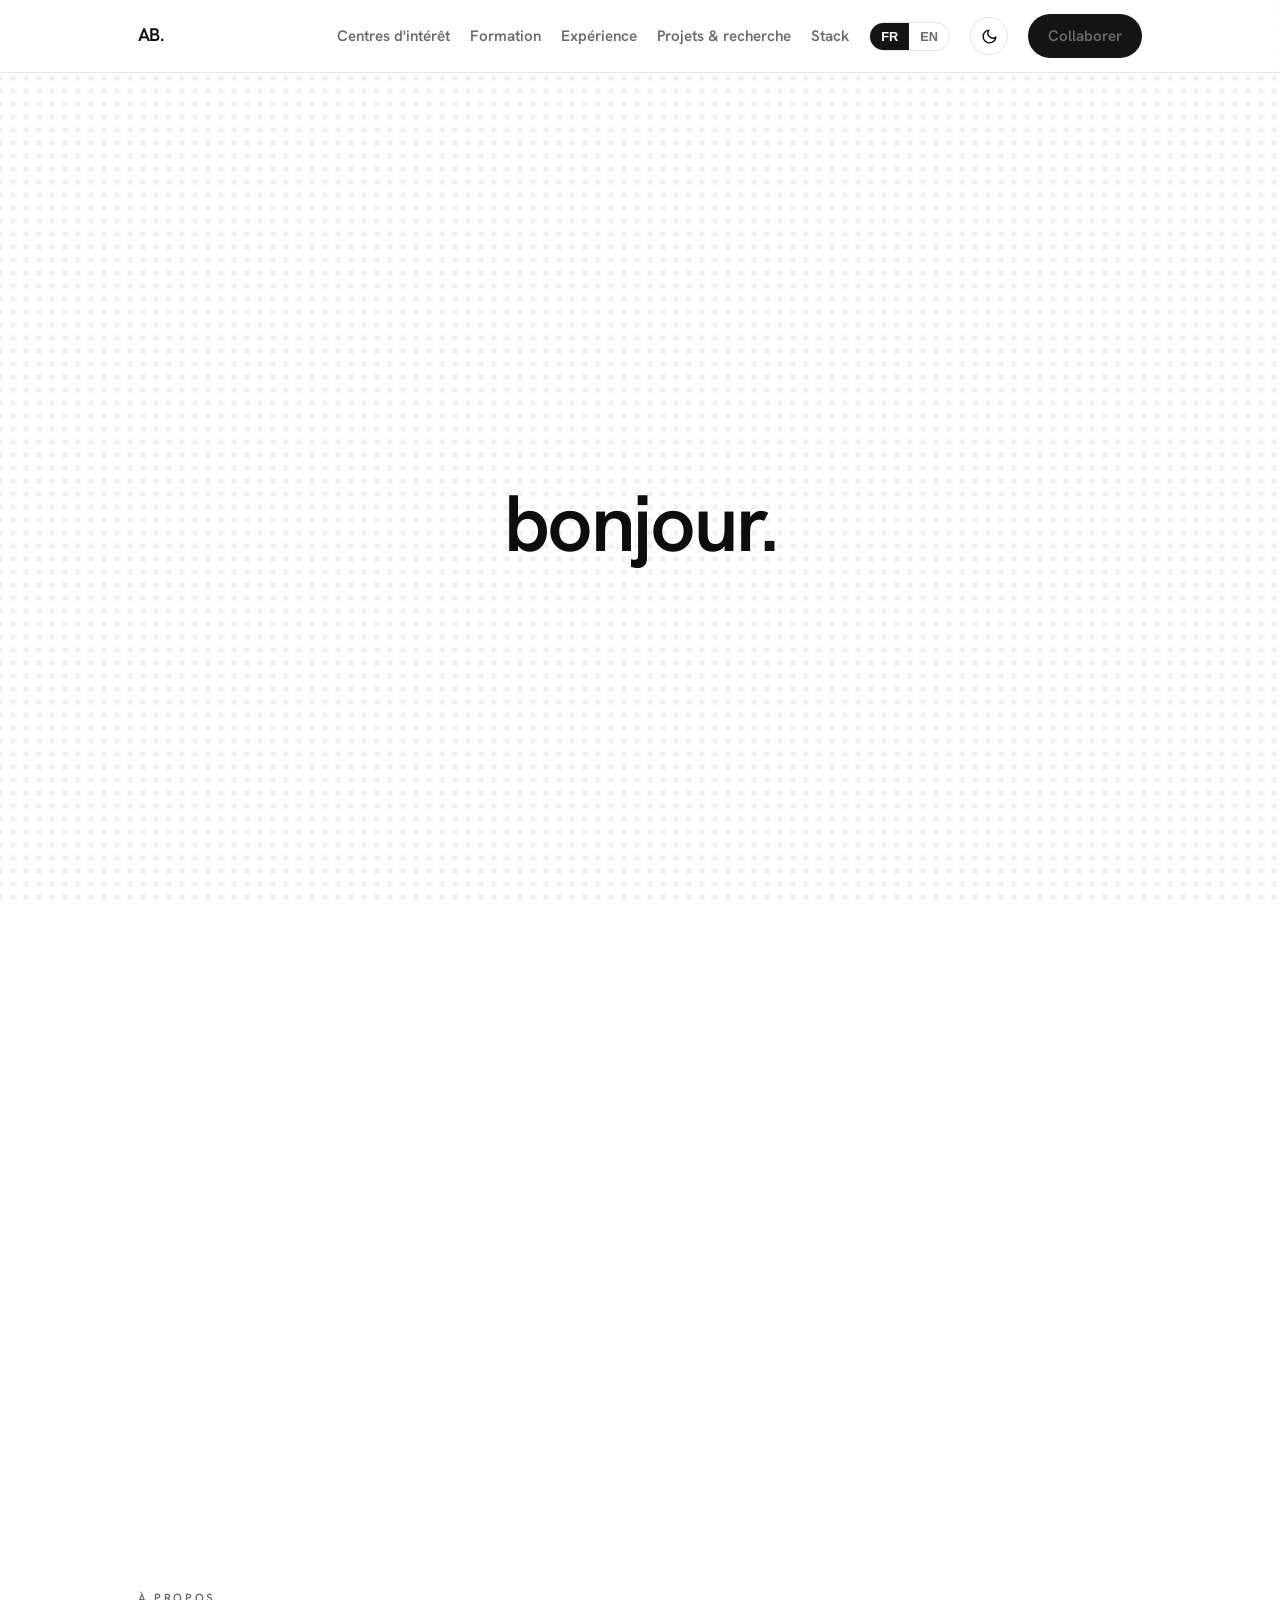
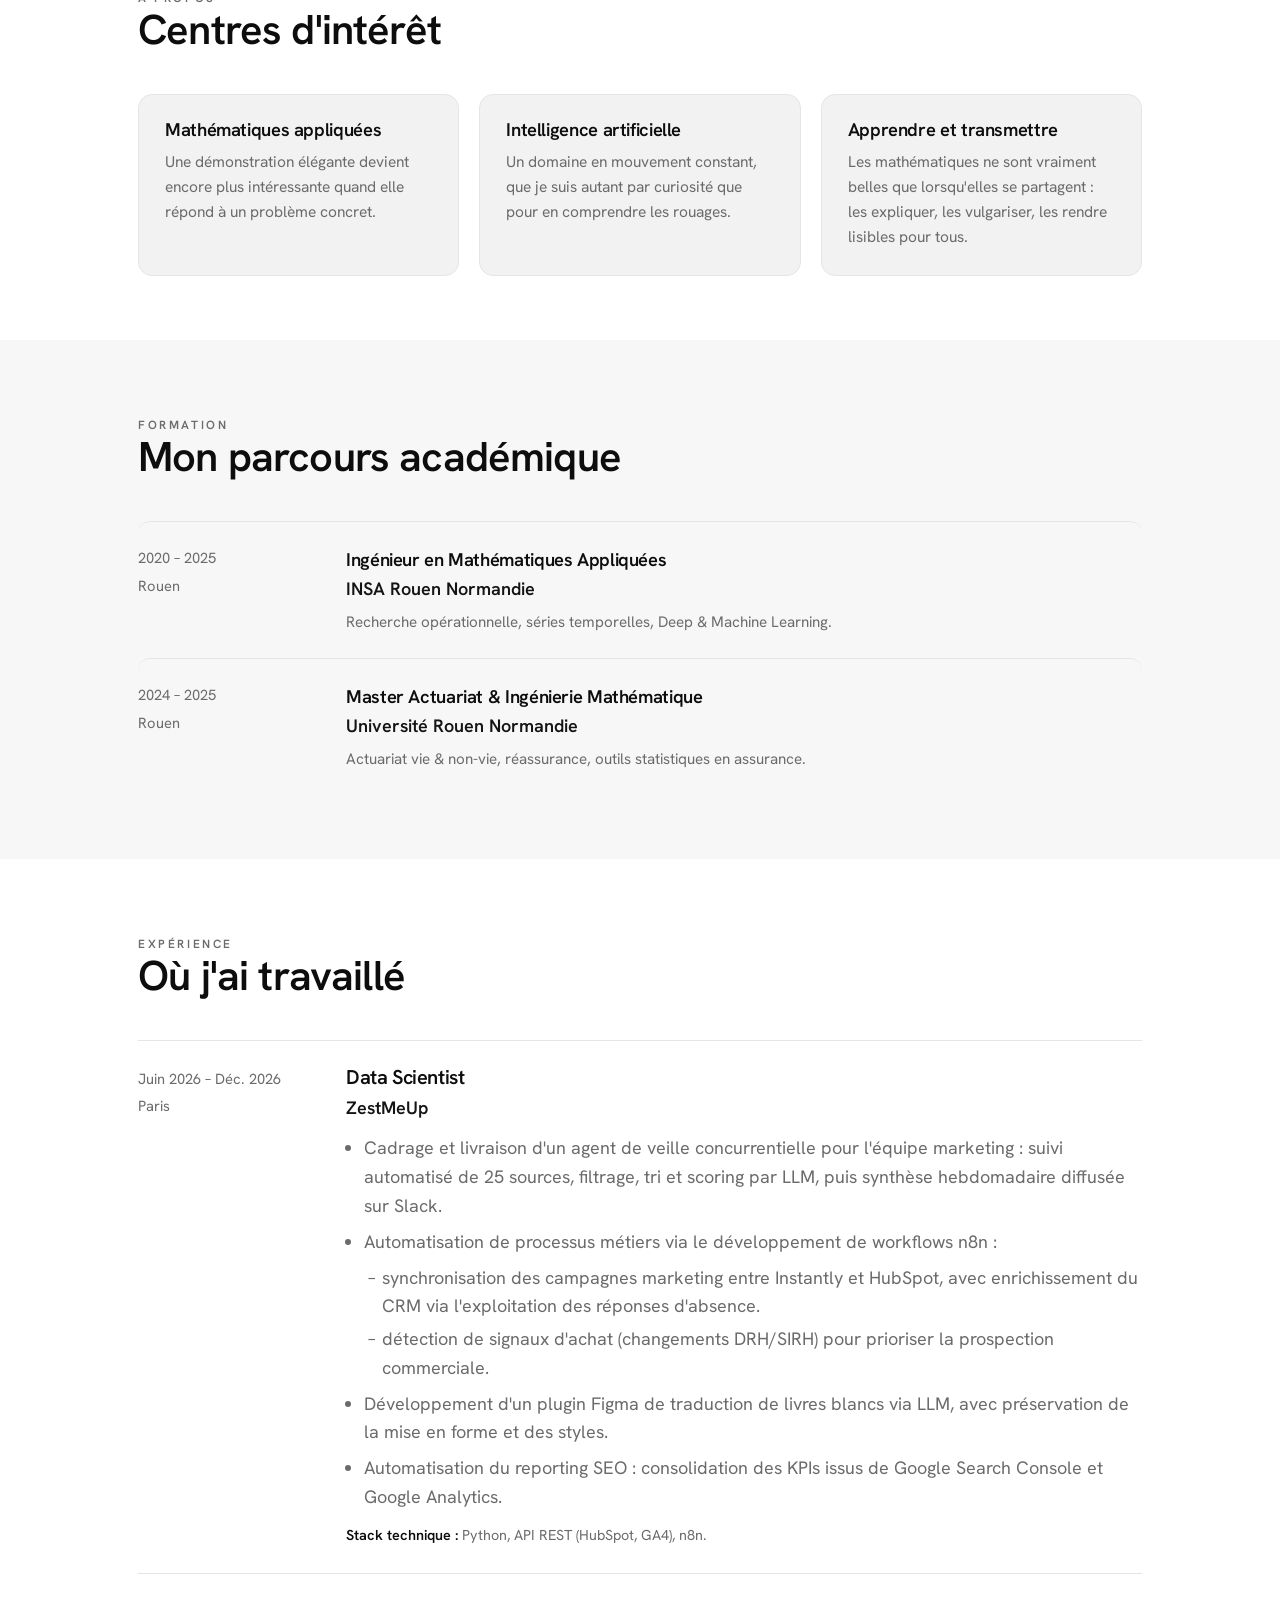
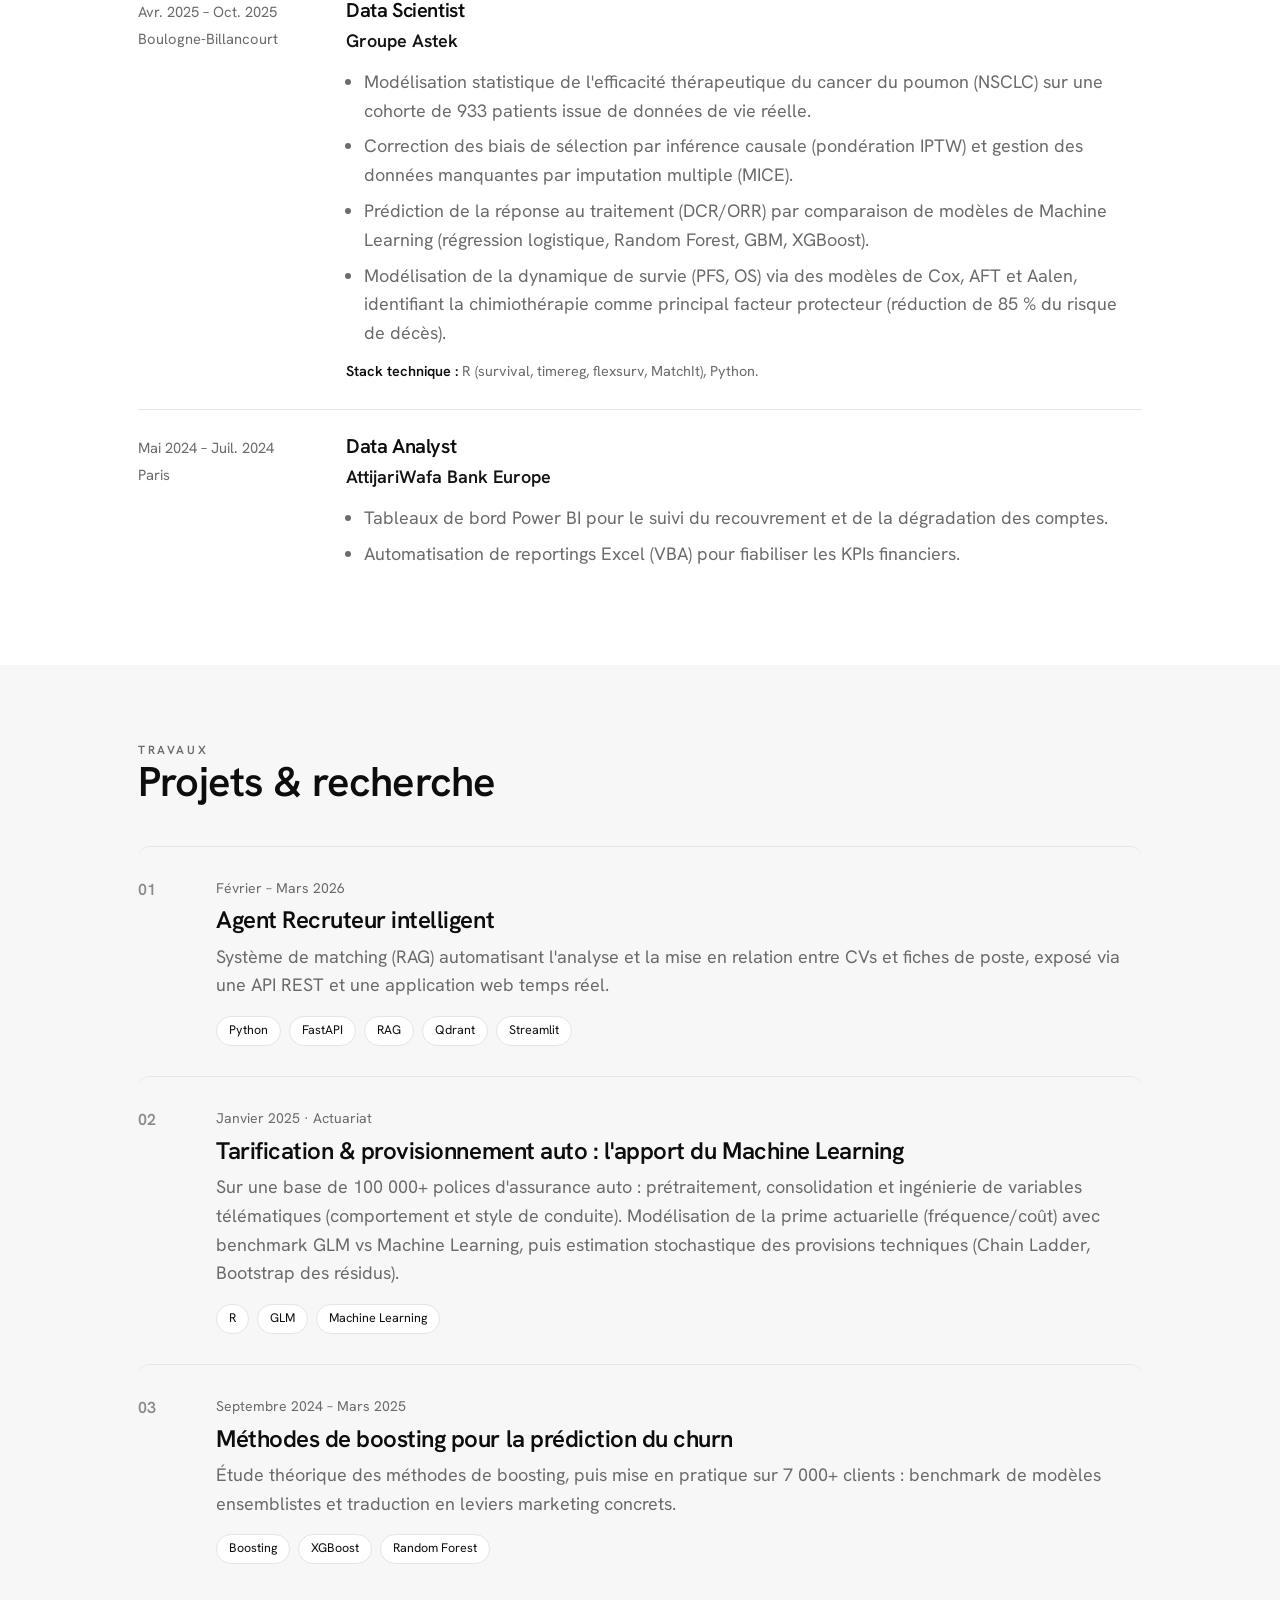
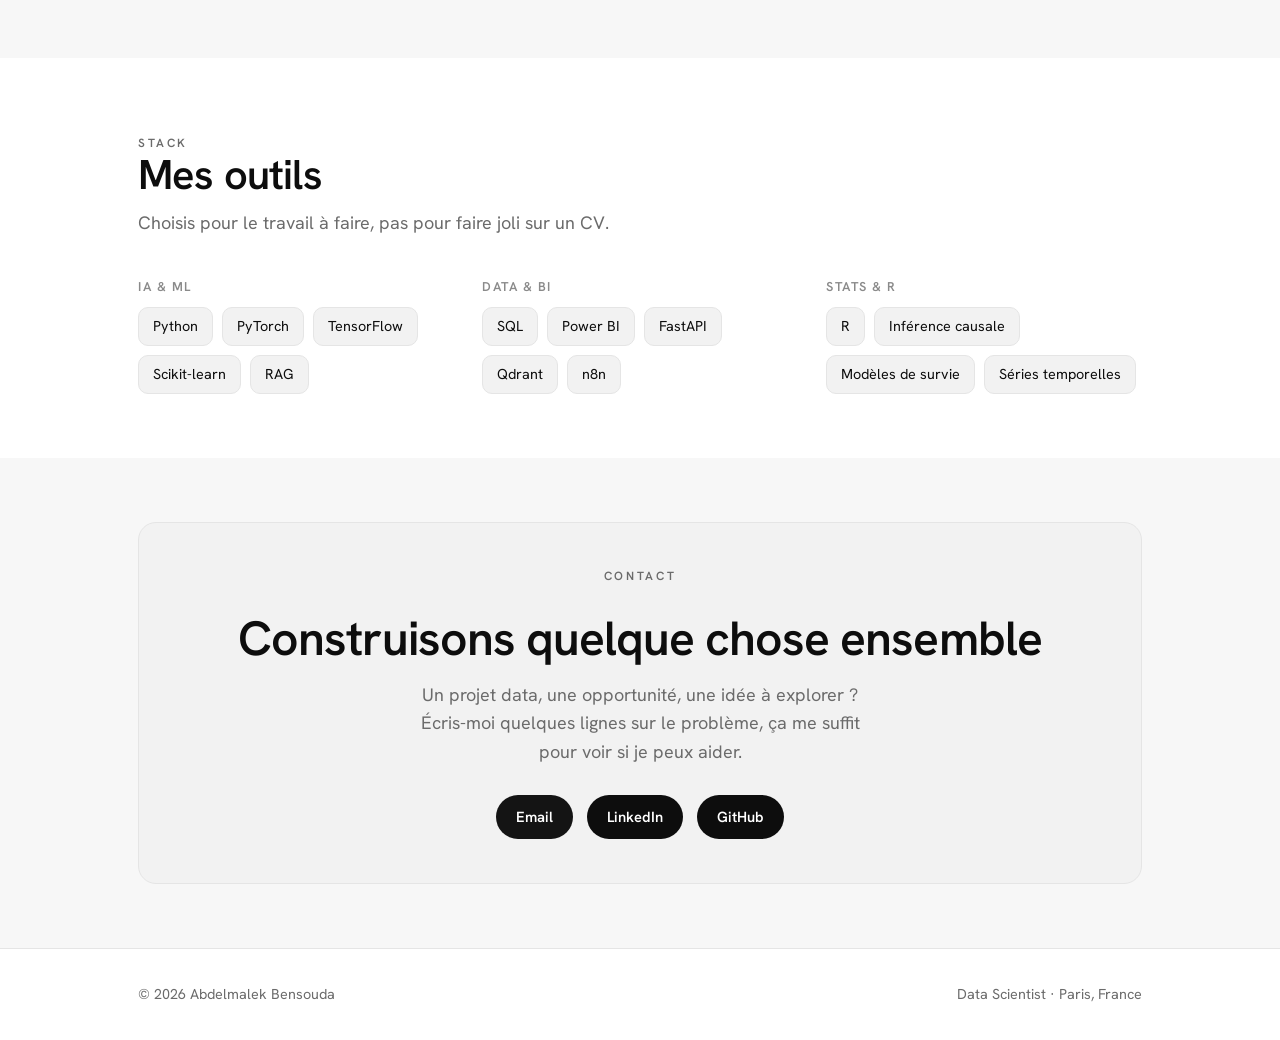
<file: index.html>
<!doctype html>
<html lang="fr" data-theme="light">
<head>
  <meta charset="utf-8">
  <meta name="viewport" content="width=device-width, initial-scale=1">
  <title>Abdelmalek Bensouda</title>
  <meta name="description" content="Ingénieur, curieux de tout ce que les mathématiques permettent de faire.">
  <link rel="canonical" href="https://abdelmalek1937.github.io/">
  <!-- Aperçu lors du partage du lien (Open Graph) -->
  <meta property="og:type" content="website">
  <meta property="og:url" content="https://abdelmalek1937.github.io/">
  <meta property="og:site_name" content="Abdelmalek Bensouda">
  <meta property="og:title" content="Abdelmalek Bensouda">
  <meta property="og:description" content="Ingénieur, curieux de tout ce que les mathématiques permettent de faire.">
  <meta property="og:locale" content="fr_FR">
  <meta name="twitter:card" content="summary">
  <meta name="twitter:title" content="Abdelmalek Bensouda">
  <meta name="twitter:description" content="Ingénieur, curieux de tout ce que les mathématiques permettent de faire.">
  <link rel="icon" type="image/svg+xml" href="data:image/svg+xml,<svg xmlns='http://www.w3.org/2000/svg' viewBox='0 0 64 64'><rect width='64' height='64' rx='12' fill='%230B0B0B'/><text x='32' y='38' font-family='Helvetica,Arial,sans-serif' font-size='27' font-weight='700' fill='%23ffffff' text-anchor='middle'>AB.</text></svg>">
  <script>try{var t=localStorage.getItem('theme');if(!t){t=window.matchMedia&&window.matchMedia('(prefers-color-scheme: dark)').matches?'dark':'light';}document.documentElement.setAttribute('data-theme',t);}catch(e){}</script>
  <link rel="preconnect" href="https://fonts.googleapis.com">
  <link rel="preconnect" href="https://fonts.gstatic.com" crossorigin>
  <link href="https://fonts.googleapis.com/css2?family=Hanken+Grotesk:wght@400;500;600;700;800&display=swap" rel="stylesheet">
  <link rel="stylesheet" href="style.css">
</head>
<body>

  <!-- Navigation -->
  <nav class="nav">
    <div class="nav-inner">
      <a href="index.html" class="brand">AB<b>.</b></a>
      <button class="nav-toggle" id="nav-toggle" aria-label="Menu">☰</button>
      <div class="nav-links" id="nav-links">
        <a href="#faire" class="hide-sm" data-i18n="nav.what">Centres d'intérêt</a>
        <a href="#formation" class="hide-sm" data-i18n="nav.edu">Formation</a>
        <a href="#experience" class="hide-sm" data-i18n="nav.experience">Expérience</a>
        <a href="#projets" data-i18n="nav.projects">Projets &amp; recherche</a>
        <a href="#stack" class="hide-sm" data-i18n="nav.stack">Stack</a>
        <span class="lang">
          <button type="button" data-lang="fr">FR</button>
          <button type="button" data-lang="en">EN</button>
        </span>
        <button id="theme-toggle" class="icon-btn" aria-label="Thème">☾</button>
        <a href="#contact" class="btn btn-sea" data-i18n="nav.collab">Collaborer</a>
      </div>
    </div>
  </nav>

  <!-- Hero : écran pixelisé — "bonjour." puis présentation en fondu au défilement -->
  <header class="hero" id="hero">
    <canvas id="pixelcanvas" class="pixelcanvas" aria-hidden="true"></canvas>
    <div class="hero-sticky">
      <div class="layer" id="layer-greet">
        <span class="greet" data-i18n="hero.greet">bonjour<b>.</b></span>
      </div>
      <div class="layer" id="layer-intro">
        <div class="slide-inner">
          <h1 class="bigname" data-i18n="hero.name">Moi c'est Abdelmalek<b>.</b></h1>
          <p class="bigrole" data-i18n="hero.pitch">Ingénieur, curieux de tout ce que les mathématiques permettent de faire.</p>
        </div>
      </div>
    </div>
  </header>

  <main>
    <!-- Ce que je fais -->
    <section id="faire">
      <div class="wrap">
        <div class="section-head" data-reveal>
          <p class="eyebrow" data-i18n="what.eyebrow">À propos</p>
          <h2 data-i18n="what.title">Centres d'intérêt</h2>
        </div>
        <div class="cards">
          <div class="card" data-reveal>
            <h3 data-i18n="c1.t">Mathématiques appliquées</h3>
            <p data-i18n="c1.b">Une démonstration élégante devient encore plus intéressante quand elle répond à un problème concret.</p>
          </div>
          <div class="card" data-reveal>
            <h3 data-i18n="c2.t">Intelligence artificielle</h3>
            <p data-i18n="c2.b">Un domaine en mouvement constant, que je suis autant par curiosité que pour en comprendre les rouages.</p>
          </div>
          <div class="card" data-reveal>
            <h3 data-i18n="c3.t">Apprendre et transmettre</h3>
            <p data-i18n="c3.b">Les mathématiques ne sont vraiment belles que lorsqu'elles se partagent : les expliquer, les vulgariser, les rendre lisibles pour tous.</p>
          </div>
        </div>
      </div>
    </section>

    <!-- Formation -->
    <section id="formation">
      <div class="wrap">
        <div class="section-head" data-reveal>
          <p class="eyebrow" data-i18n="edu.eyebrow">Formation</p>
          <h2 data-i18n="edu.title">Mon parcours académique</h2>
        </div>
        <a class="edu" data-reveal href="https://www.insa-rouen.fr/formation/specialites-ingenieurses/mathematiques-appliquees" target="_blank" rel="noopener">
          <div class="when">2020 – 2025<span class="place" style="display:block;margin-top:4px">Rouen</span></div>
          <div>
            <h3 data-i18n="e1.t">Ingénieur en Mathématiques Appliquées</h3>
            <div class="org">INSA Rouen Normandie</div>
            <p data-i18n="e1.b">Recherche opérationnelle, séries temporelles, Deep &amp; Machine Learning.</p>
          </div>
        </a>
        <a class="edu" data-reveal href="https://formation.univ-rouen.fr/fr/catalogue-de-l-offre-de-formation/master-lmd-XB/master-actuariat-L5GMJZ73/master-actuariat-actuariat-et-ingenierie-mathematique-pour-l-assurance-et-la-finance-L5GMJZ9Q.html" target="_blank" rel="noopener">
          <div class="when">2024 – 2025<span class="place" style="display:block;margin-top:4px">Rouen</span></div>
          <div>
            <h3 data-i18n="e2.t">Master Actuariat &amp; Ingénierie Mathématique</h3>
            <div class="org">Université Rouen Normandie</div>
            <p data-i18n="e2.b">Actuariat vie &amp; non-vie, réassurance, outils statistiques en assurance.</p>
          </div>
        </a>
      </div>
    </section>

    <!-- Expérience -->
    <section id="experience">
      <div class="wrap">
        <div class="section-head" data-reveal>
          <p class="eyebrow" data-i18n="exp.eyebrow">Expérience</p>
          <h2 data-i18n="exp.title">Où j'ai travaillé</h2>
        </div>
        <div class="xp" data-reveal>
          <div class="when"><span data-i18n="x1.when">Juin 2026 – Déc. 2026</span><span class="place">Paris</span></div>
          <div>
            <h3 data-i18n="x1.role">Data Scientist</h3>
            <div class="org"><a href="https://zestmeup.com/" target="_blank" rel="noopener">ZestMeUp</a></div>
            <ul data-i18n="x1.ul"><li>Cadrage et livraison d'un agent de veille concurrentielle pour l'équipe marketing : suivi automatisé de 25 sources, filtrage, tri et scoring par LLM, puis synthèse hebdomadaire diffusée sur Slack.</li><li>Automatisation de processus métiers via le développement de workflows n8n :<ul><li>synchronisation des campagnes marketing entre Instantly et HubSpot, avec enrichissement du CRM via l'exploitation des réponses d'absence.</li><li>détection de signaux d'achat (changements DRH/SIRH) pour prioriser la prospection commerciale.</li></ul></li><li>Développement d'un plugin Figma de traduction de livres blancs via LLM, avec préservation de la mise en forme et des styles.</li><li>Automatisation du reporting SEO : consolidation des KPIs issus de Google Search Console et Google Analytics.</li></ul>
            <p class="xp-stack" data-i18n="x1.stack"><b>Stack technique :</b> Python, API REST (HubSpot, GA4), n8n.</p>
          </div>
        </div>
        <div class="xp" data-reveal>
          <div class="when"><span data-i18n="x2.when">Avr. 2025 – Oct. 2025</span><span class="place">Boulogne-Billancourt</span></div>
          <div>
            <h3 data-i18n="x2.role">Data Scientist</h3>
            <div class="org"><a href="https://astek.net/" target="_blank" rel="noopener">Groupe Astek</a></div>
            <ul data-i18n="x2.ul"><li>Modélisation statistique de l'efficacité thérapeutique du cancer du poumon (NSCLC) sur une cohorte de 933 patients issue de données de vie réelle.</li><li>Correction des biais de sélection par inférence causale (pondération IPTW) et gestion des données manquantes par imputation multiple (MICE).</li><li>Prédiction de la réponse au traitement (DCR/ORR) par comparaison de modèles de Machine Learning (régression logistique, Random Forest, GBM, XGBoost).</li><li>Modélisation de la dynamique de survie (PFS, OS) via des modèles de Cox, AFT et Aalen, identifiant la chimiothérapie comme principal facteur protecteur (réduction de 85 % du risque de décès).</li></ul>
            <p class="xp-stack" data-i18n="x2.stack"><b>Stack technique :</b> R (survival, timereg, flexsurv, MatchIt), Python.</p>
          </div>
        </div>
        <div class="xp" data-reveal>
          <div class="when"><span data-i18n="x3.when">Mai 2024 – Juil. 2024</span><span class="place">Paris</span></div>
          <div>
            <h3 data-i18n="x3.role">Data Analyst</h3>
            <div class="org"><a href="https://particuliers.attijariwafabank-europe.fr/" target="_blank" rel="noopener">AttijariWafa Bank Europe</a></div>
            <ul data-i18n="x3.ul"><li>Tableaux de bord Power BI pour le suivi du recouvrement et de la dégradation des comptes.</li><li>Automatisation de reportings Excel (VBA) pour fiabiliser les KPIs financiers.</li></ul>
          </div>
        </div>
      </div>
    </section>

    <!-- Projets -->
    <section id="projets">
      <div class="wrap">
        <div class="section-head" data-reveal>
          <p class="eyebrow" data-i18n="proj.eyebrow">Travaux</p>
          <h2 data-i18n="proj.title">Projets &amp; recherche</h2>
        </div>
        <a class="project" data-reveal href="#">
          <div class="num">01</div>
          <div>
            <div class="when" data-i18n="p1.when" style="color:var(--muted);font-size:.88rem;margin-bottom:8px">Février – Mars 2026</div>
            <h3 data-i18n="p1.t">Agent Recruteur intelligent</h3>
            <p data-i18n="p1.b">Système de matching (RAG) automatisant l'analyse et la mise en relation entre CVs et fiches de poste, exposé via une API REST et une application web temps réel.</p>
            <div class="tags">
              <span class="tag">Python</span><span class="tag">FastAPI</span>
              <span class="tag">RAG</span><span class="tag">Qdrant</span><span class="tag">Streamlit</span>
            </div>
          </div>
        </a>
        <a class="project" data-reveal href="#">
          <div class="num">02</div>
          <div>
            <div class="when" data-i18n="r1.when" style="color:var(--muted);font-size:.88rem;margin-bottom:8px">Janvier 2025 · Actuariat</div>
            <h3 data-i18n="r1.t">Tarification &amp; provisionnement auto : l'apport du Machine Learning</h3>
            <p data-i18n="r1.b">Sur une base de 100 000+ polices d'assurance auto : prétraitement, consolidation et ingénierie de variables télématiques (comportement et style de conduite). Modélisation de la prime actuarielle (fréquence/coût) avec benchmark GLM vs Machine Learning, puis estimation stochastique des provisions techniques (Chain Ladder, Bootstrap des résidus).</p>
            <div class="tags">
              <span class="tag">R</span>
              <span class="tag">GLM</span>
              <span class="tag">Machine Learning</span>
            </div>
          </div>
        </a>
        <a class="project" data-reveal href="#">
          <div class="num">03</div>
          <div>
            <div class="when" data-i18n="r2.when" style="color:var(--muted);font-size:.88rem;margin-bottom:8px">Septembre 2024 – Mars 2025</div>
            <h3 data-i18n="r2.t">Méthodes de boosting pour la prédiction du churn</h3>
            <p data-i18n="r2.b">Étude théorique des méthodes de boosting, puis application à la prédiction du désabonnement sur 7 000+ clients : benchmark de modèles ensemblistes traduit en leviers marketing concrets pour réduire l'attrition.</p>
            <div class="tags">
              <span class="tag">Boosting</span><span class="tag">XGBoost</span><span class="tag">Random Forest</span>
            </div>
          </div>
        </a>
      </div>
    </section>

    <!-- Stack -->
    <section id="stack">
      <div class="wrap">
        <div class="section-head" data-reveal>
          <p class="eyebrow" data-i18n="stack.eyebrow">Stack</p>
          <h2 data-i18n="stack.title">Mes outils</h2>
          <p data-i18n="stack.sub">Choisis pour le travail à faire, pas pour faire joli sur un CV.</p>
        </div>
        <div class="stack-grid">
          <div data-reveal>
            <h3>IA &amp; ML</h3>
            <div class="chips">
              <span class="chip">Python</span><span class="chip">PyTorch</span>
              <span class="chip">TensorFlow</span><span class="chip">Scikit-learn</span><span class="chip">RAG</span>
            </div>
          </div>
          <div data-reveal>
            <h3>Data &amp; BI</h3>
            <div class="chips">
              <span class="chip">SQL</span><span class="chip">Power BI</span>
              <span class="chip">FastAPI</span><span class="chip">Qdrant</span><span class="chip">n8n</span>
            </div>
          </div>
          <div data-reveal>
            <h3 data-i18n="stack.g3">Stats &amp; R</h3>
            <div class="chips">
              <span class="chip">R</span>
              <span class="chip" data-i18n="chip.causal">Inférence causale</span>
              <span class="chip" data-i18n="chip.surv">Modèles de survie</span>
              <span class="chip" data-i18n="chip.ts">Séries temporelles</span>
            </div>
          </div>
        </div>
      </div>
    </section>

    <!-- Contact -->
    <section id="contact">
      <div class="wrap">
        <div class="contact-box" data-reveal>
          <p class="eyebrow" data-i18n="contact.eyebrow">Contact</p>
          <h2 data-i18n="contact.title">Construisons quelque chose ensemble</h2>
          <p data-i18n="contact.b">Un projet data, une opportunité, une idée à explorer ? Écris-moi quelques lignes sur le problème, ça me suffit pour voir si je peux aider.</p>
          <div class="contact-links">
            <a href="mailto:abdelmalekbensouda@gmail.com" class="btn btn-sea">Email</a>
            <a href="https://linkedin.com/in/abdelmalek-bensouda" target="_blank" rel="noopener" class="btn">LinkedIn</a>
            <a href="https://github.com/abdelmalek1937" target="_blank" rel="noopener" class="btn">GitHub</a>
          </div>
        </div>
      </div>
    </section>
  </main>

  <footer>
    <div class="wrap footer-inner">
      <span>© 2026 Abdelmalek Bensouda</span>
      <span data-i18n="footer.role">Data Scientist · Paris, France</span>
    </div>
  </footer>

  <script src="script.js"></script>
</body>
</html>
</file>
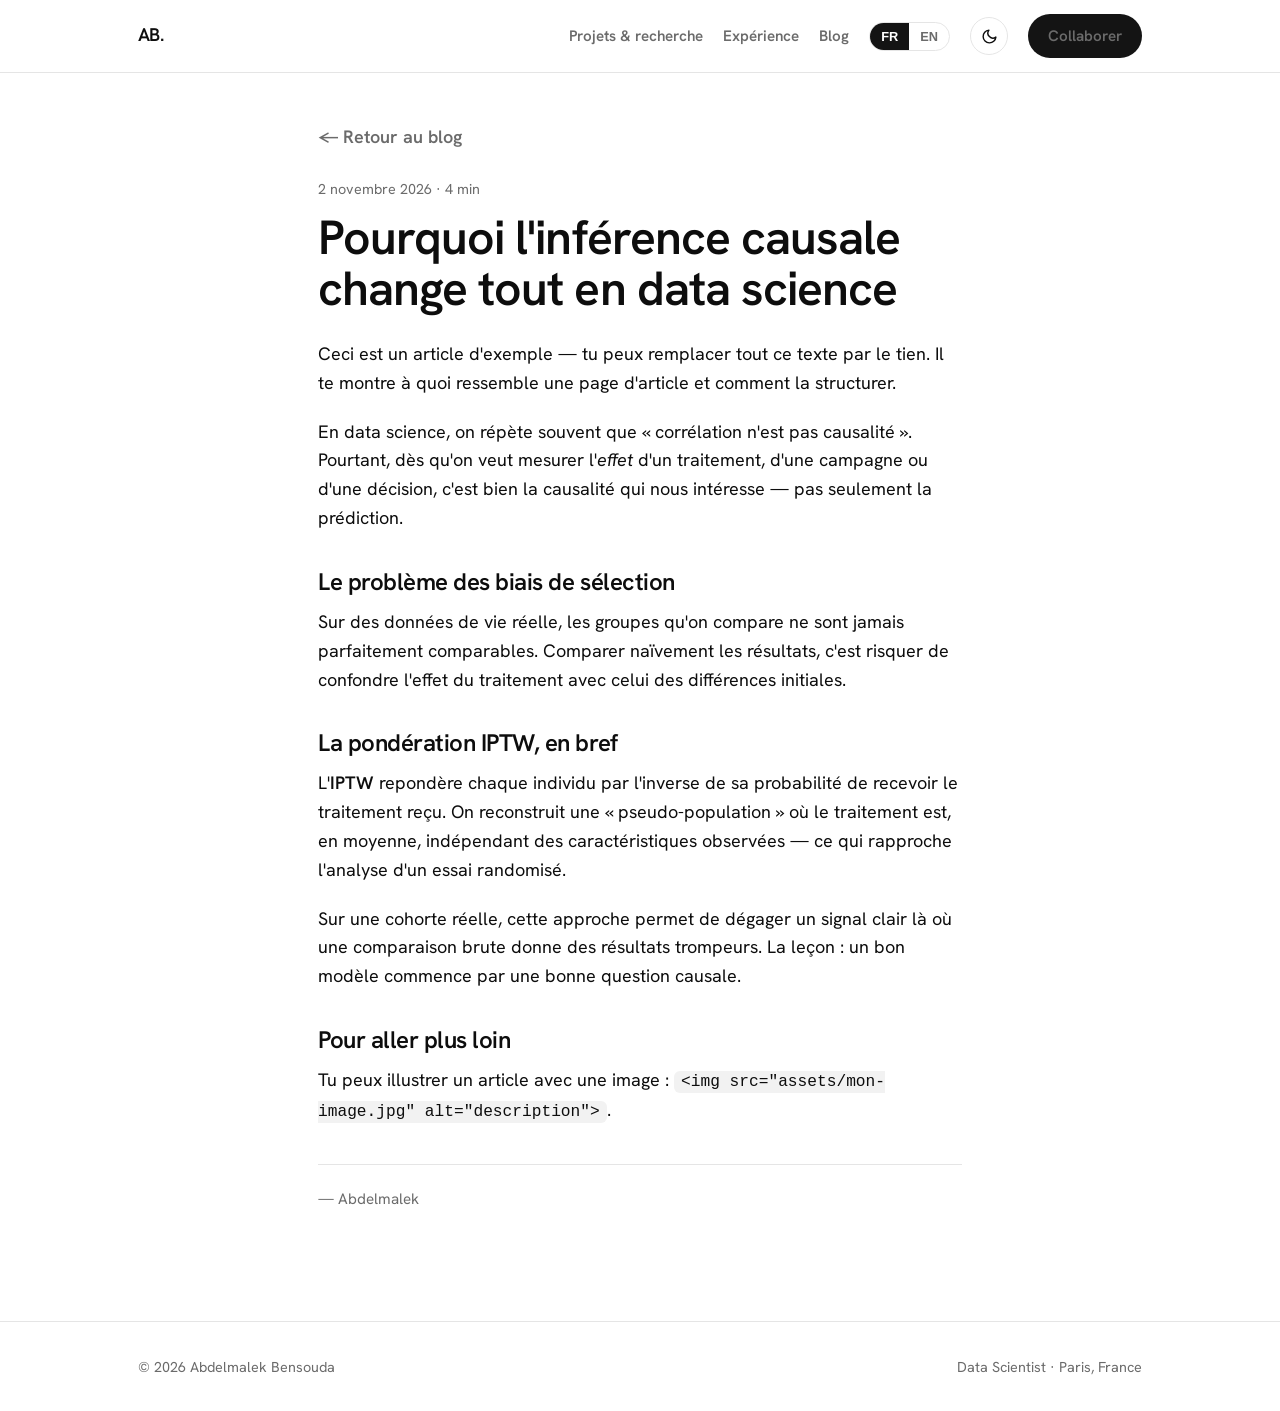
<file: article-exemple.html>
<!doctype html>
<html lang="fr" data-theme="light">
<head>
  <meta charset="utf-8">
  <meta name="viewport" content="width=device-width, initial-scale=1">
  <title>Pourquoi l'inférence causale change tout — Abdelmalek Bensouda</title>
  <meta name="description" content="Corrélation n'est pas causalité : la pondération IPTW appliquée à une cohorte réelle.">
  <script>try{var t=localStorage.getItem('theme');if(!t){t=window.matchMedia&&window.matchMedia('(prefers-color-scheme: dark)').matches?'dark':'light';}document.documentElement.setAttribute('data-theme',t);}catch(e){}</script>
  <link rel="preconnect" href="https://fonts.googleapis.com">
  <link rel="preconnect" href="https://fonts.gstatic.com" crossorigin>
  <link href="https://fonts.googleapis.com/css2?family=Hanken+Grotesk:wght@400;500;600;700;800&display=swap" rel="stylesheet">
  <link rel="stylesheet" href="style.css">
</head>
<body>

  <nav class="nav">
    <div class="nav-inner">
      <a href="index.html" class="brand">AB<b>.</b></a>
      <button class="nav-toggle" id="nav-toggle" aria-label="Menu">☰</button>
      <div class="nav-links" id="nav-links">
        <a href="index.html#projets" data-i18n="nav.projects">Projets</a>
        <a href="index.html#experience" class="hide-sm" data-i18n="nav.experience">Expérience</a>
        <a href="blog.html" data-i18n="nav.blog">Blog</a>
        <span class="lang">
          <button type="button" data-lang="fr">FR</button>
          <button type="button" data-lang="en">EN</button>
        </span>
        <button id="theme-toggle" class="icon-btn" aria-label="Thème">☾</button>
        <a href="index.html#contact" class="btn btn-sea" data-i18n="nav.collab">Collaborer</a>
      </div>
    </div>
  </nav>

  <article class="article">
    <div class="wrap">
      <a href="blog.html" class="back-link" data-i18n="back">← Retour au blog</a>
      <p class="date">2 novembre 2026 · 4 min</p>
      <h1 data-i18n="post1.t">Pourquoi l'inférence causale change tout en data science</h1>

      <p>Ceci est un article d'exemple — tu peux remplacer tout ce texte par le tien. Il te montre à quoi ressemble une page d'article et comment la structurer.</p>

      <p>En data science, on répète souvent que « corrélation n'est pas causalité ». Pourtant, dès qu'on veut mesurer l'<em>effet</em> d'un traitement, d'une campagne ou d'une décision, c'est bien la causalité qui nous intéresse — pas seulement la prédiction.</p>

      <h2>Le problème des biais de sélection</h2>
      <p>Sur des données de vie réelle, les groupes qu'on compare ne sont jamais parfaitement comparables. Comparer naïvement les résultats, c'est risquer de confondre l'effet du traitement avec celui des différences initiales.</p>

      <h2>La pondération IPTW, en bref</h2>
      <p>L'<strong>IPTW</strong> repondère chaque individu par l'inverse de sa probabilité de recevoir le traitement reçu. On reconstruit une « pseudo-population » où le traitement est, en moyenne, indépendant des caractéristiques observées — ce qui rapproche l'analyse d'un essai randomisé.</p>

      <p>Sur une cohorte réelle, cette approche permet de dégager un signal clair là où une comparaison brute donne des résultats trompeurs. La leçon : un bon modèle commence par une bonne question causale.</p>

      <h2>Pour aller plus loin</h2>
      <p>Tu peux illustrer un article avec une image : <code>&lt;img src="assets/mon-image.jpg" alt="description"&gt;</code>.</p>

      <p style="color:var(--muted);font-size:0.95rem;border-top:1px solid var(--line);padding-top:22px;margin-top:38px">— Abdelmalek</p>
    </div>
  </article>

  <footer>
    <div class="wrap footer-inner">
      <span>© 2026 Abdelmalek Bensouda</span>
      <span data-i18n="footer.role">Data Scientist · Paris, France</span>
    </div>
  </footer>

  <script src="script.js"></script>
</body>
</html>
</file>
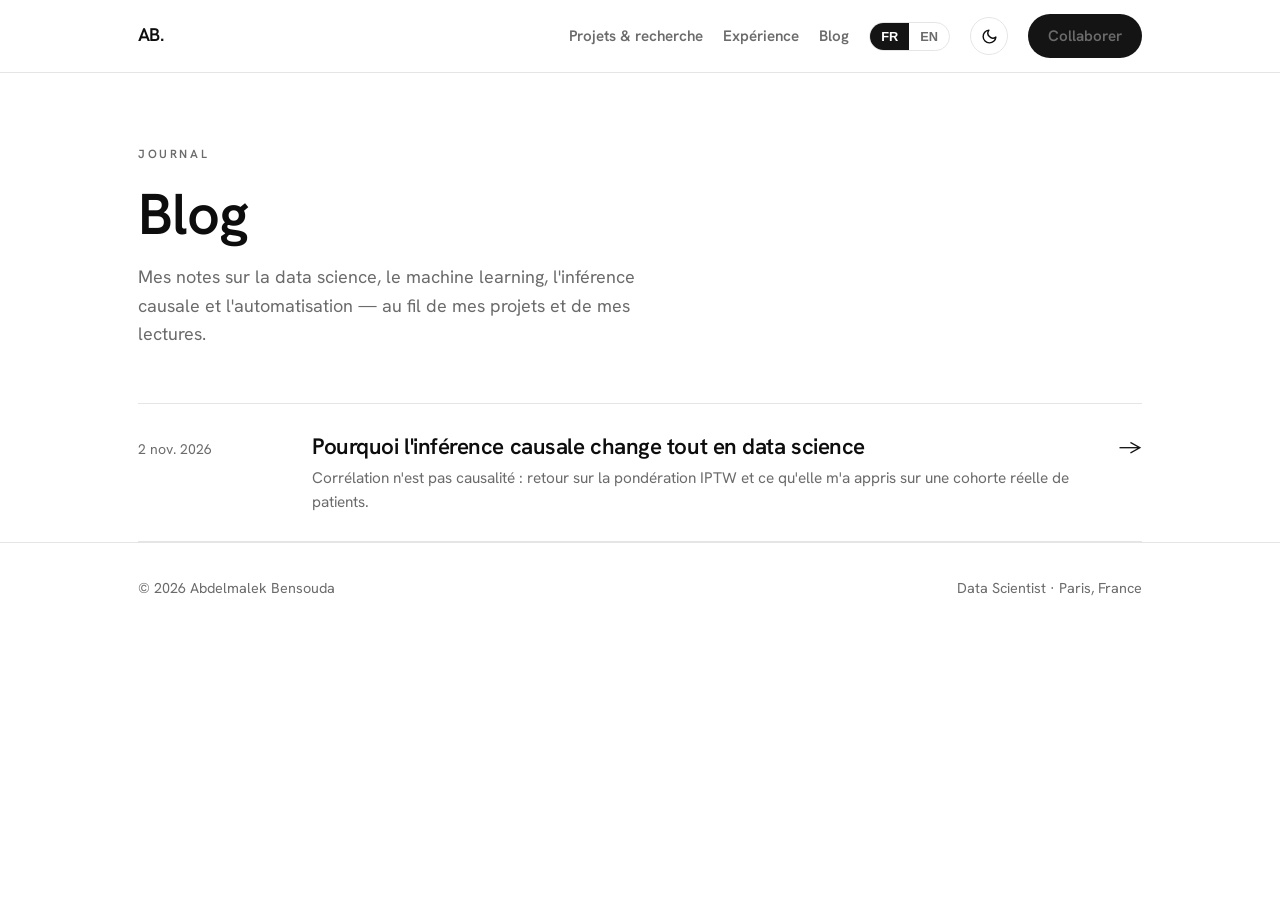
<file: blog.html>
<!doctype html>
<html lang="fr" data-theme="light">
<head>
  <meta charset="utf-8">
  <meta name="viewport" content="width=device-width, initial-scale=1">
  <title>Blog — Abdelmalek Bensouda</title>
  <meta name="description" content="Notes et articles d'Abdelmalek Bensouda sur la data science, le machine learning et l'automatisation.">
  <script>try{var t=localStorage.getItem('theme');if(!t){t=window.matchMedia&&window.matchMedia('(prefers-color-scheme: dark)').matches?'dark':'light';}document.documentElement.setAttribute('data-theme',t);}catch(e){}</script>
  <link rel="preconnect" href="https://fonts.googleapis.com">
  <link rel="preconnect" href="https://fonts.gstatic.com" crossorigin>
  <link href="https://fonts.googleapis.com/css2?family=Hanken+Grotesk:wght@400;500;600;700;800&display=swap" rel="stylesheet">
  <link rel="stylesheet" href="style.css">
</head>
<body>

  <nav class="nav">
    <div class="nav-inner">
      <a href="index.html" class="brand">AB<b>.</b></a>
      <button class="nav-toggle" id="nav-toggle" aria-label="Menu">☰</button>
      <div class="nav-links" id="nav-links">
        <a href="index.html#projets" data-i18n="nav.projects">Projets</a>
        <a href="index.html#experience" class="hide-sm" data-i18n="nav.experience">Expérience</a>
        <a href="blog.html" data-i18n="nav.blog">Blog</a>
        <span class="lang">
          <button type="button" data-lang="fr">FR</button>
          <button type="button" data-lang="en">EN</button>
        </span>
        <button id="theme-toggle" class="icon-btn" aria-label="Thème">☾</button>
        <a href="index.html#contact" class="btn btn-sea" data-i18n="nav.collab">Collaborer</a>
      </div>
    </div>
  </nav>

  <header class="page-head">
    <div class="wrap">
      <p class="eyebrow" data-i18n="blog.eyebrow">Journal</p>
      <h1 data-i18n="blog.title">Blog</h1>
      <p data-i18n="blog.sub">Mes notes sur la data science, le machine learning, l'inférence causale et l'automatisation — au fil de mes projets et de mes lectures.</p>
    </div>
  </header>

  <main>
    <div class="wrap">
      <div class="posts">
        <!-- Pour ajouter un article : duplique "article-exemple.html",
             puis copie le bloc <a class="post-item"> ci-dessous en haut de la liste. -->
        <a class="post-item" href="article-exemple.html">
          <span class="date">2 nov. 2026</span>
          <div>
            <h3 data-i18n="post1.t">Pourquoi l'inférence causale change tout en data science</h3>
            <p data-i18n="post1.b">Corrélation n'est pas causalité : retour sur la pondération IPTW et ce qu'elle m'a appris sur une cohorte réelle de patients.</p>
          </div>
          <span class="arrow">→</span>
        </a>
      </div>
    </div>
  </main>

  <footer>
    <div class="wrap footer-inner">
      <span>© 2026 Abdelmalek Bensouda</span>
      <span data-i18n="footer.role">Data Scientist · Paris, France</span>
    </div>
  </footer>

  <script src="script.js"></script>
</body>
</html>
</file>
<file: style.css>
/* =========================================================
   Abdelmalek Bensouda — Portfolio
   Thème : blanc & bleu mer. Épicycle (oiseau) en pièce maîtresse.
   Change les couleurs dans :root ci-dessous.
   ========================================================= */

:root {
  --bg:      #FFFFFF;   /* blanc */
  --bg2:     #F7F7F7;   /* gris très clair */
  --surface: #F2F2F2;   /* carte gris clair */
  --ink:     #0D0D0D;   /* presque noir (texte) */
  --muted:   #6B6B6B;   /* gris moyen */
  --line:    #E5E5E5;   /* filets gris clair */
  --sea:     #141414;   /* accent principal (encre) */
  --sea-deep:#000000;
  --aqua:    #8A8A8A;   /* accent secondaire (gris) */
  --max:     1060px;
}

:root[data-theme="dark"] {
  --bg:      #0B0B0B;   /* noir doux */
  --bg2:     #121212;
  --surface: #181818;
  --ink:     #F4F4F4;
  --muted:   #A0A0A0;
  --line:    #272727;
  --sea:     #FFFFFF;
  --sea-deep:#D8D8D8;
  --aqua:    #8F8F8F;
}

* { box-sizing: border-box; }
html { scroll-behavior: smooth; }

body {
  margin: 0;
  background: var(--bg);
  color: var(--ink);
  font-family: "Hanken Grotesk", system-ui, -apple-system, sans-serif;
  font-size: 18px;
  line-height: 1.6;
  -webkit-font-smoothing: antialiased;
  transition: background 0.4s ease, color 0.4s ease;
  overflow-x: hidden;
}

a { color: inherit; }
b, strong { font-weight: 600; }
.wrap { width: 100%; max-width: var(--max); margin: 0 auto; padding: 0 28px; }

/* ---------- Typo ---------- */
h1, h2, h3 { margin: 0; font-weight: 600; letter-spacing: -0.02em; line-height: 1.05; }
.eyebrow { font-size: 0.74rem; letter-spacing: 0.22em; text-transform: uppercase;
  color: var(--aqua); font-weight: 600; margin: 0 0 20px; }

/* ---------- Intro ---------- */
.intro { position: fixed; inset: 0; z-index: 200; background: var(--bg);
  display: grid; place-items: center; animation: introOut 0.6s ease 1.6s forwards; }
.intro span { font-size: clamp(3rem, 12vw, 7rem); font-weight: 600; letter-spacing: -0.03em; }
.intro span b { color: var(--sea); }
@keyframes introOut { to { opacity: 0; visibility: hidden; } }

/* ---------- Nav ---------- */
.nav { position: sticky; top: 0; z-index: 80;
  background: color-mix(in srgb, var(--bg) 85%, transparent);
  backdrop-filter: saturate(140%) blur(10px); border-bottom: 1px solid var(--line); }
.nav-inner { display: flex; align-items: center; justify-content: space-between;
  gap: 16px; padding: 14px 28px; max-width: var(--max); margin: 0 auto; }
.brand { font-weight: 600; font-size: 1.15rem; letter-spacing: -0.03em; text-decoration: none; }
.brand b { color: var(--sea); }
.nav-links { display: flex; gap: 20px; align-items: center; flex-wrap: wrap; justify-content: flex-end; }
.nav-links a { text-decoration: none; color: var(--muted); font-size: 0.95rem; font-weight: 600;
  transition: color 0.2s ease; }
.nav-links a:hover { color: var(--ink); }

.lang { display: inline-flex; align-items: center; border: 1px solid var(--line);
  border-radius: 100px; overflow: hidden; }
.lang button { background: none; border: none; cursor: pointer; font-weight: 600;
  font-size: 0.8rem; color: var(--muted); padding: 6px 11px; transition: background 0.2s, color 0.2s; }
.lang button.active { background: var(--sea); color: #fff; }

.icon-btn { background: none; border: 1px solid var(--line); color: var(--ink);
  width: 38px; height: 38px; border-radius: 50%; cursor: pointer; font-size: 1rem;
  display: grid; place-items: center; transition: border-color 0.2s, transform 0.2s; }
.icon-btn:hover { border-color: var(--sea); transform: rotate(-15deg); }

.nav-toggle { display: none; background: none; border: 1px solid var(--line); color: var(--ink);
  width: 40px; height: 40px; border-radius: 10px; cursor: pointer; font-size: 1.15rem; place-items: center; }

.btn { display: inline-block; background: var(--ink); color: var(--bg); text-decoration: none;
  font-weight: 600; font-size: 0.92rem; padding: 10px 20px; border-radius: 100px;
  transition: transform 0.2s, background 0.2s; }
.btn:hover { transform: translateY(-2px); background: var(--sea-deep); color: var(--bg); }
.btn-sea { background: var(--sea); color: var(--bg); }
.btn-sea:hover { background: var(--sea-deep); color: var(--bg); }

/* ---------- Hero + épicycle ---------- */
.hero { position: relative; height: 160vh; }
.pixelcanvas { position: fixed; inset: 0; width: 100%; height: 100%; display: block; z-index: 0; pointer-events: none; }
.hero-sticky { position: sticky; top: 0; height: 100vh; z-index: 4; }
.layer { position: absolute; inset: 0; display: grid; place-items: center; text-align: center; padding: 0 28px; will-change: opacity, transform; }
#layer-intro { opacity: 0; }
.greet { font-size: clamp(2rem, 6vw, 3.6rem); font-weight: 600; letter-spacing: -0.02em; color: var(--ink); }
.greet b, .bigname b { color: var(--ink); }
.slide-inner { max-width: 760px; }
.pixel-hint { color: var(--muted); font-size: 0.9rem; margin: 0 0 22px; }
.intro-sec { padding: 80px 0 64px; }
.bigname { font-size: clamp(1.8rem, 5vw, 3.4rem); letter-spacing: -0.02em; }
.bigrole { color: var(--muted); font-size: clamp(1.05rem, 2.4vw, 1.35rem); max-width: 46ch; margin: 18px auto 0; line-height: 1.55; }
.greet { font-size: clamp(2.6rem, 8vw, 5rem); font-weight: 600; letter-spacing: -0.03em;
  cursor: pointer; user-select: none; transition: transform 0.2s ease; display: inline-block; }
.greet:hover { transform: translateY(-3px); }
.greet:active { transform: translateY(0); }
.greet:focus-visible { outline: 2px solid var(--sea); outline-offset: 8px; border-radius: 8px; }
.greet b { color: var(--sea); }

.intro-reveal { max-height: 0; overflow: hidden; opacity: 0;
  transition: max-height 0.55s ease, opacity 0.45s ease, margin 0.45s ease; }
.intro-reveal.open { max-height: 320px; opacity: 1; margin-top: 10px; }
.intro-reveal p { font-size: clamp(1.02rem, 2.3vw, 1.3rem); color: var(--ink);
  max-width: 54ch; margin: 0 auto; line-height: 1.55; }
#hero-hint { transition: opacity 0.35s ease; }
.epi-wrap { position: relative; width: min(560px, 92vw); margin: 4px auto 6px; }
canvas.epi { display: block; width: 100%; height: auto; }
.epi-cap { font-size: 0.82rem; color: var(--muted); margin: 0 0 22px; letter-spacing: 0.02em; }
.hero p.lead { font-size: clamp(1.02rem, 2.3vw, 1.3rem); color: var(--muted);
  max-width: 42ch; margin: 0 auto 26px; }
.hero-cta { display: flex; gap: 14px; justify-content: center; flex-wrap: wrap; }

/* bulles qui montent */
.field { position: absolute; inset: 0; z-index: 1; pointer-events: none; }
.bubble { position: absolute; bottom: -30px; border-radius: 2px;
  background: var(--aqua); opacity: 0.09; animation: rise linear infinite; }
@keyframes rise {
  0% { transform: translateY(0) translateX(0); opacity: 0; }
  10% { opacity: 0.22; }
  90% { opacity: 0.22; }
  100% { transform: translateY(-96vh) translateX(20px); opacity: 0; }
}

/* ---------- Sections ---------- */
section { padding: 64px 0; position: relative; z-index: 5; background: var(--bg); }
section:nth-of-type(even) { background: var(--bg2); }
.section-head { margin-bottom: 42px; }
.section-head h2 { font-size: clamp(1.7rem, 4.4vw, 2.6rem); }
.section-head p { color: var(--muted); margin: 12px 0 0; max-width: 52ch; }

[data-reveal] { opacity: 0; transform: translateY(20px); transition: opacity 0.6s ease, transform 0.6s ease; }
[data-reveal].in { opacity: 1; transform: none; }

/* services */
.cards { display: grid; grid-template-columns: repeat(3, 1fr); gap: 20px; }
.card { background: var(--surface); border: 1px solid var(--line); border-radius: 14px;
  padding: 26px; transition: transform 0.2s, box-shadow 0.2s; }
.card:hover { transform: translateY(-4px); box-shadow: 0 16px 36px rgba(10,42,63,0.08); }
.card .ico { font-size: 1.6rem; margin-bottom: 14px; }
.card h3 { font-size: 1.15rem; margin-bottom: 10px; }
.card p { color: var(--muted); margin: 0; font-size: 0.97rem; }
.card-ex { margin-top: 12px; font-size: 0.82rem; color: var(--muted); font-style: italic; }
.cards .card:nth-child(2) { transition-delay: .08s; }
.cards .card:nth-child(3) { transition-delay: .16s; }

/* projects */
.project { display: grid; grid-template-columns: 54px 1fr; gap: 24px;
  padding: 30px 0; border-top: 1px solid var(--line); }
.project .num { font-size: 1rem; font-weight: 600; color: var(--aqua); }
.project h3 { font-size: 1.5rem; margin-bottom: 10px; }
.project p { color: var(--muted); margin: 0 0 16px; }
.tags { display: flex; flex-wrap: wrap; gap: 8px; }
.tag { font-size: 0.78rem; padding: 4px 12px; border: 1px solid var(--line);
  border-radius: 100px; background: var(--bg); color: var(--ink); }

/* clickable project / formation */
a.project, a.project:link, a.project:visited, a.project:hover, a.project *,
a.edu, a.edu:link, a.edu:visited, a.edu:hover, a.edu * {
  text-decoration: none; }
a.project, a.edu { color: inherit;
  transition: background .18s ease, padding .18s ease; border-radius: 12px; }
a.project:hover, a.edu:hover { background: var(--surface); padding-left: 16px; padding-right: 16px; }
a.project h3, a.edu h3 { display: inline-flex; align-items: center; gap: 8px; }
a.project h3::after, a.edu h3::after { content: "↗"; font-size: 1rem; color: var(--aqua);
  opacity: 0; transform: translate(-4px, 4px); transition: opacity .18s ease, transform .18s ease; }
a.project:hover h3::after, a.edu:hover h3::after { opacity: 1; transform: translate(0, 0); }

/* experience */
.xp { display: grid; grid-template-columns: 180px 1fr; gap: 28px;
  padding: 26px 0; border-top: 1px solid var(--line); }
.xp .when { color: var(--muted); font-size: 0.92rem; }
.xp .when .place { display: block; margin-top: 4px; }
.xp h3 { font-size: 1.25rem; margin-bottom: 6px; }
.xp .org { color: var(--sea); font-weight: 600; }
.xp .org a { color: inherit; text-decoration: none; display: inline-flex; align-items: center; gap: 5px; transition: opacity .18s ease; }
.xp .org a::after { content: "↗"; font-size: .85em; opacity: 0; transform: translate(-3px,3px); transition: opacity .18s ease, transform .18s ease; }
.xp .org a:hover { opacity: .8; }
.xp .org a:hover::after { opacity: 1; transform: translate(0,0); }
.xp ul { margin: 12px 0 0; padding-left: 18px; color: var(--muted); }
.xp ul li { margin-bottom: 7px; }
.xp ul ul { margin: 7px 0 0; padding-left: 18px; }
.xp ul ul li { margin-bottom: 4px; list-style: none; position: relative; }
.xp ul ul li::before { content: "–"; position: absolute; left: -14px; }
.xp-stack { color: var(--muted); font-size: 0.9rem; margin: 12px 0 0; }
.xp-stack b { color: var(--ink); font-weight: 600; }

/* stack */
.stack-grid { display: grid; grid-template-columns: repeat(3, 1fr); gap: 28px; }
.stack-grid h3 { font-size: 0.8rem; letter-spacing: 0.12em; text-transform: uppercase;
  color: var(--aqua); margin-bottom: 14px; }
.chips { display: flex; flex-wrap: wrap; gap: 9px; }
.chip { font-size: 0.9rem; padding: 7px 14px; border-radius: 10px;
  background: var(--surface); border: 1px solid var(--line); }

/* education */
.edu { display: grid; grid-template-columns: 180px 1fr; gap: 28px;
  padding: 24px 0; border-top: 1px solid var(--line); }
.edu .when { color: var(--muted); font-size: 0.92rem; }
.edu h3 { font-size: 1.15rem; margin-bottom: 4px; }
.edu .org { color: var(--sea); font-weight: 600; margin-bottom: 6px; }
.edu p { color: var(--muted); margin: 0; font-size: 0.95rem; }

/* contact */
.contact-box { background: var(--surface); border: 1px solid var(--line);
  border-radius: 18px; padding: 44px; text-align: center; }
.contact-box h2 { font-size: clamp(1.8rem, 5vw, 3rem); margin-bottom: 16px; }
.contact-box p { color: var(--muted); max-width: 46ch; margin: 0 auto 28px; }
.contact-links { display: flex; gap: 14px; justify-content: center; flex-wrap: wrap; }

/* footer */
footer { border-top: 1px solid var(--line); padding: 34px 0; color: var(--muted);
  font-size: 0.9rem; position: relative; z-index: 5; background: var(--bg); }
.footer-inner { display: flex; justify-content: space-between; flex-wrap: wrap; gap: 10px; }

/* ---------- Blog / Article ---------- */
.page-head { padding: 72px 0 36px; }
.page-head h1 { font-size: clamp(2.2rem, 6vw, 3.6rem); margin-bottom: 14px; }
.page-head p { color: var(--muted); max-width: 54ch; }
.posts { border-top: 1px solid var(--line); }
.post-item { display: grid; grid-template-columns: 150px 1fr auto; gap: 24px;
  align-items: baseline; padding: 26px 0; border-bottom: 1px solid var(--line);
  text-decoration: none; transition: padding-left 0.2s ease; }
.post-item:hover { padding-left: 8px; }
.post-item .date { color: var(--muted); font-size: 0.88rem; }
.post-item h3 { font-size: 1.4rem; }
.post-item p { color: var(--muted); margin: 7px 0 0; font-size: 0.96rem; }
.post-item .arrow { color: var(--sea); font-size: 1.3rem; }
.article { max-width: 700px; margin: 0 auto; padding: 50px 0 90px; }
.article .date { color: var(--muted); font-size: 0.9rem; margin-bottom: 12px; }
.article h1 { font-size: clamp(1.9rem, 5vw, 3rem); margin-bottom: 26px; }
.article h2 { font-size: 1.5rem; margin: 36px 0 14px; }
.article p { margin: 0 0 20px; }
.article code { background: var(--surface); padding: 2px 7px; border-radius: 6px; font-size: 0.9em; }
.back-link { display: inline-block; margin-bottom: 26px; color: var(--muted); text-decoration: none; font-weight: 600; }
.back-link:hover { color: var(--ink); }

/* ---------- Responsive ---------- */
@media (max-width: 820px) {
  body { font-size: 17px; }
  .wrap, .nav-inner { padding-left: 16px; padding-right: 16px; }
  .cards { grid-template-columns: 1fr; }
  .stack-grid { grid-template-columns: 1fr; gap: 24px; }
  .xp, .edu { grid-template-columns: 1fr; gap: 8px; }
  .post-item { grid-template-columns: 1fr; gap: 5px; }
  .post-item .arrow { display: none; }
  .nav-toggle { display: grid; }
  .nav-links {
    display: none; position: absolute; top: 100%; left: 0; right: 0;
    flex-direction: column; align-items: flex-start; gap: 16px;
    background: var(--bg); border-bottom: 1px solid var(--line); padding: 18px 20px;
  }
  .nav-links.open { display: flex; }
  .nav-links a.hide-sm { display: block; }
  .contact-box { padding: 30px 20px; }
}
</file>
